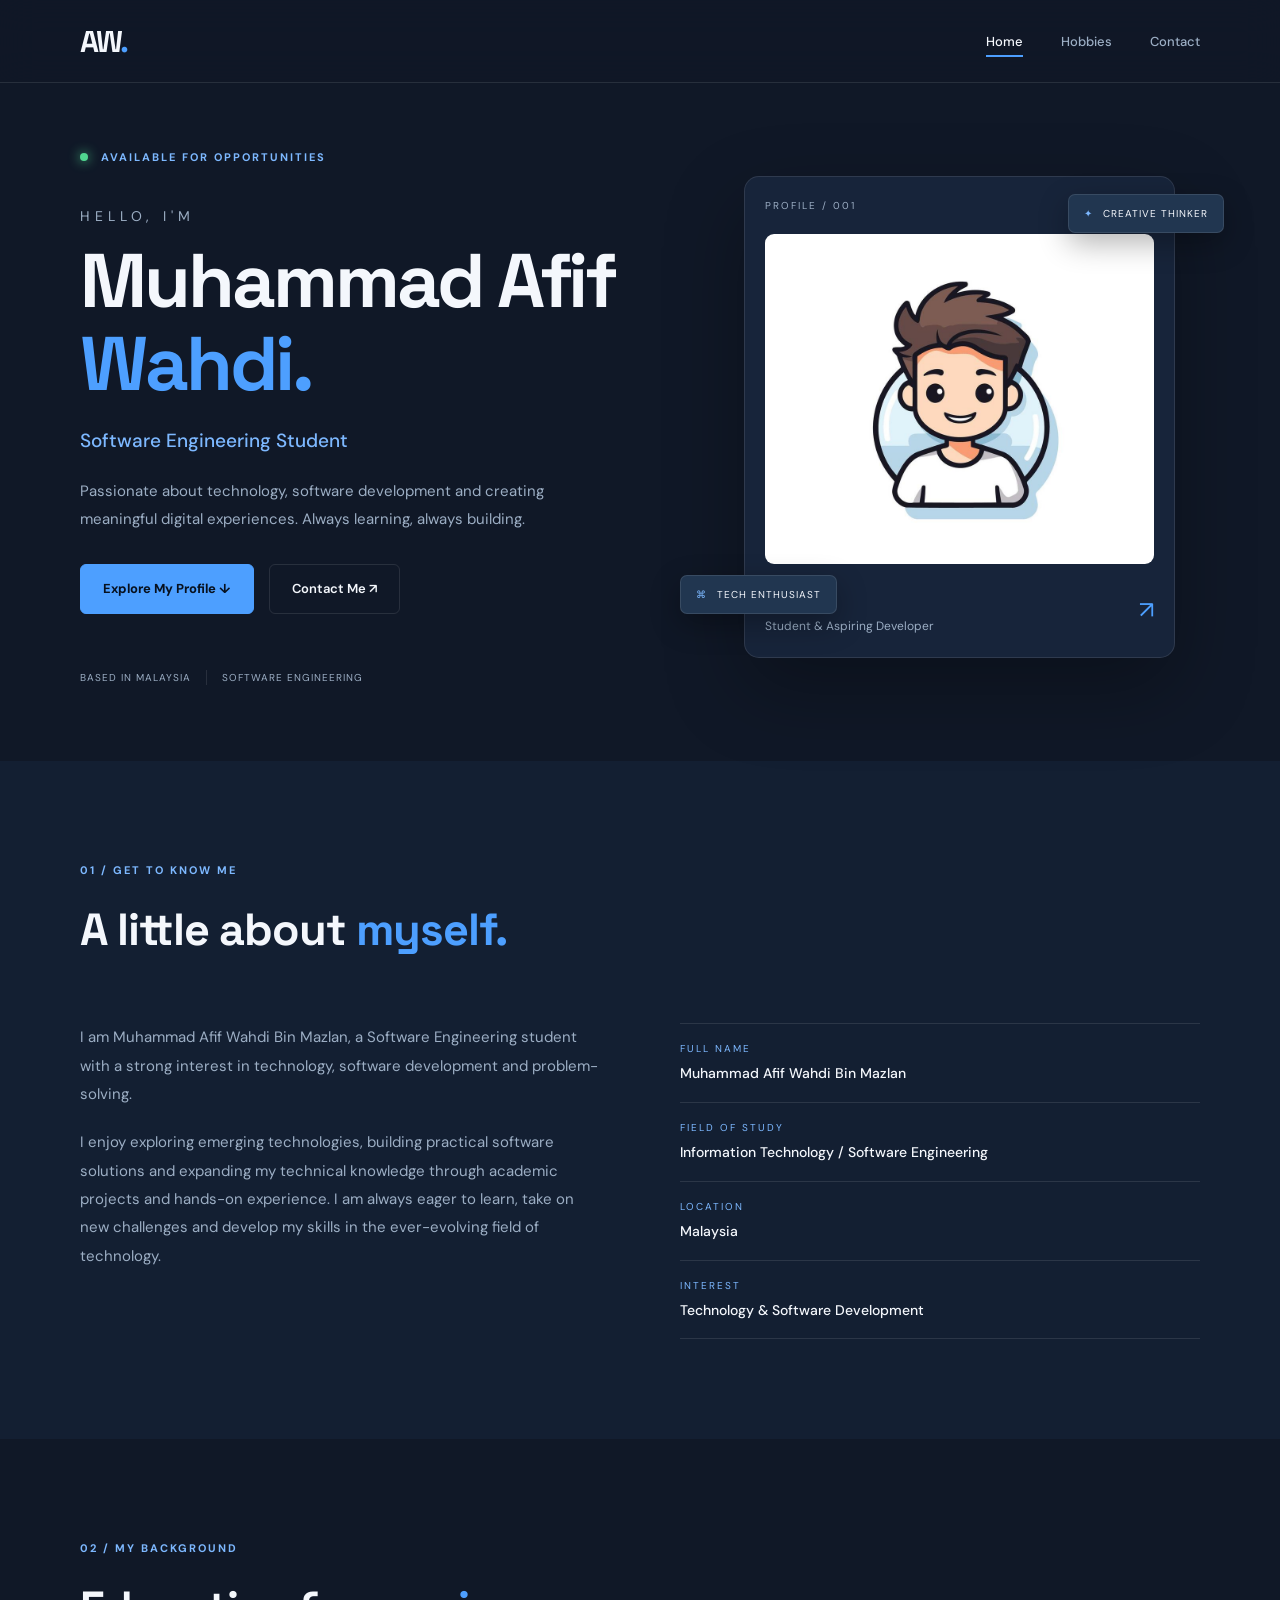
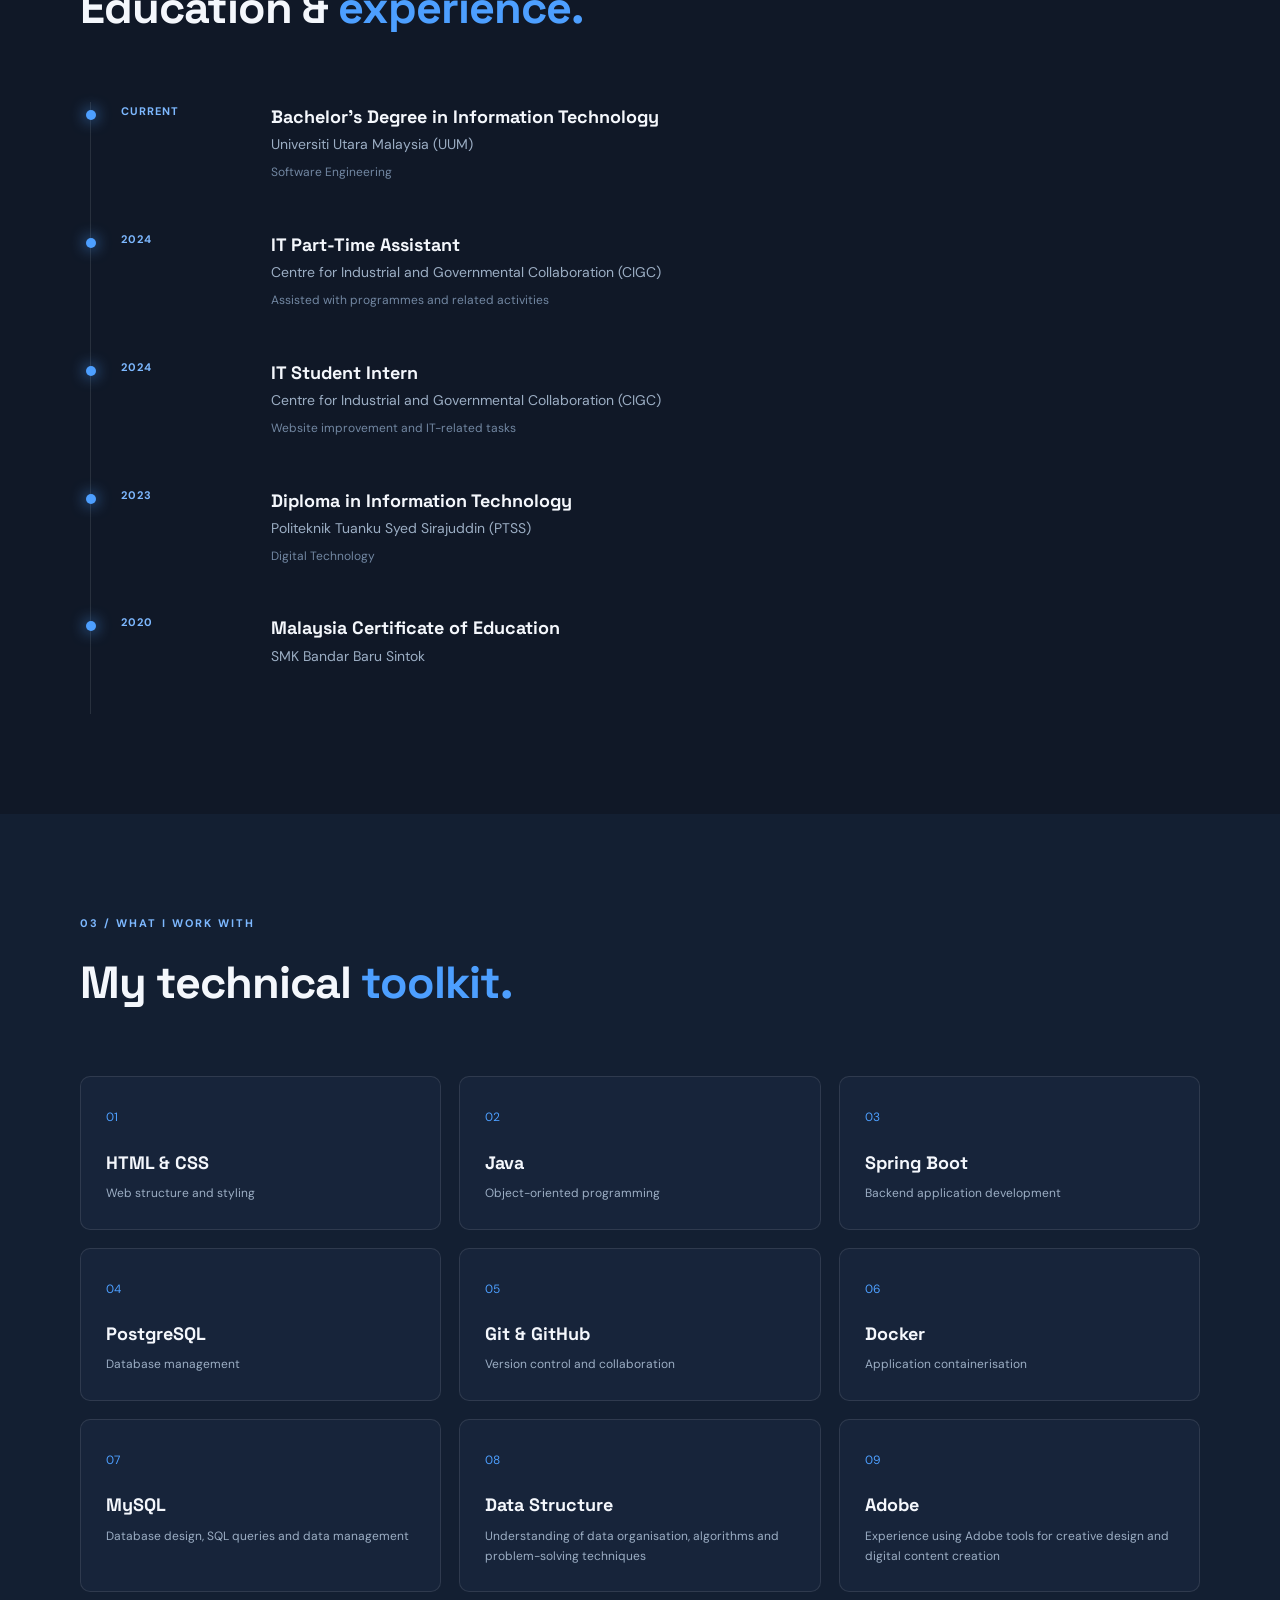
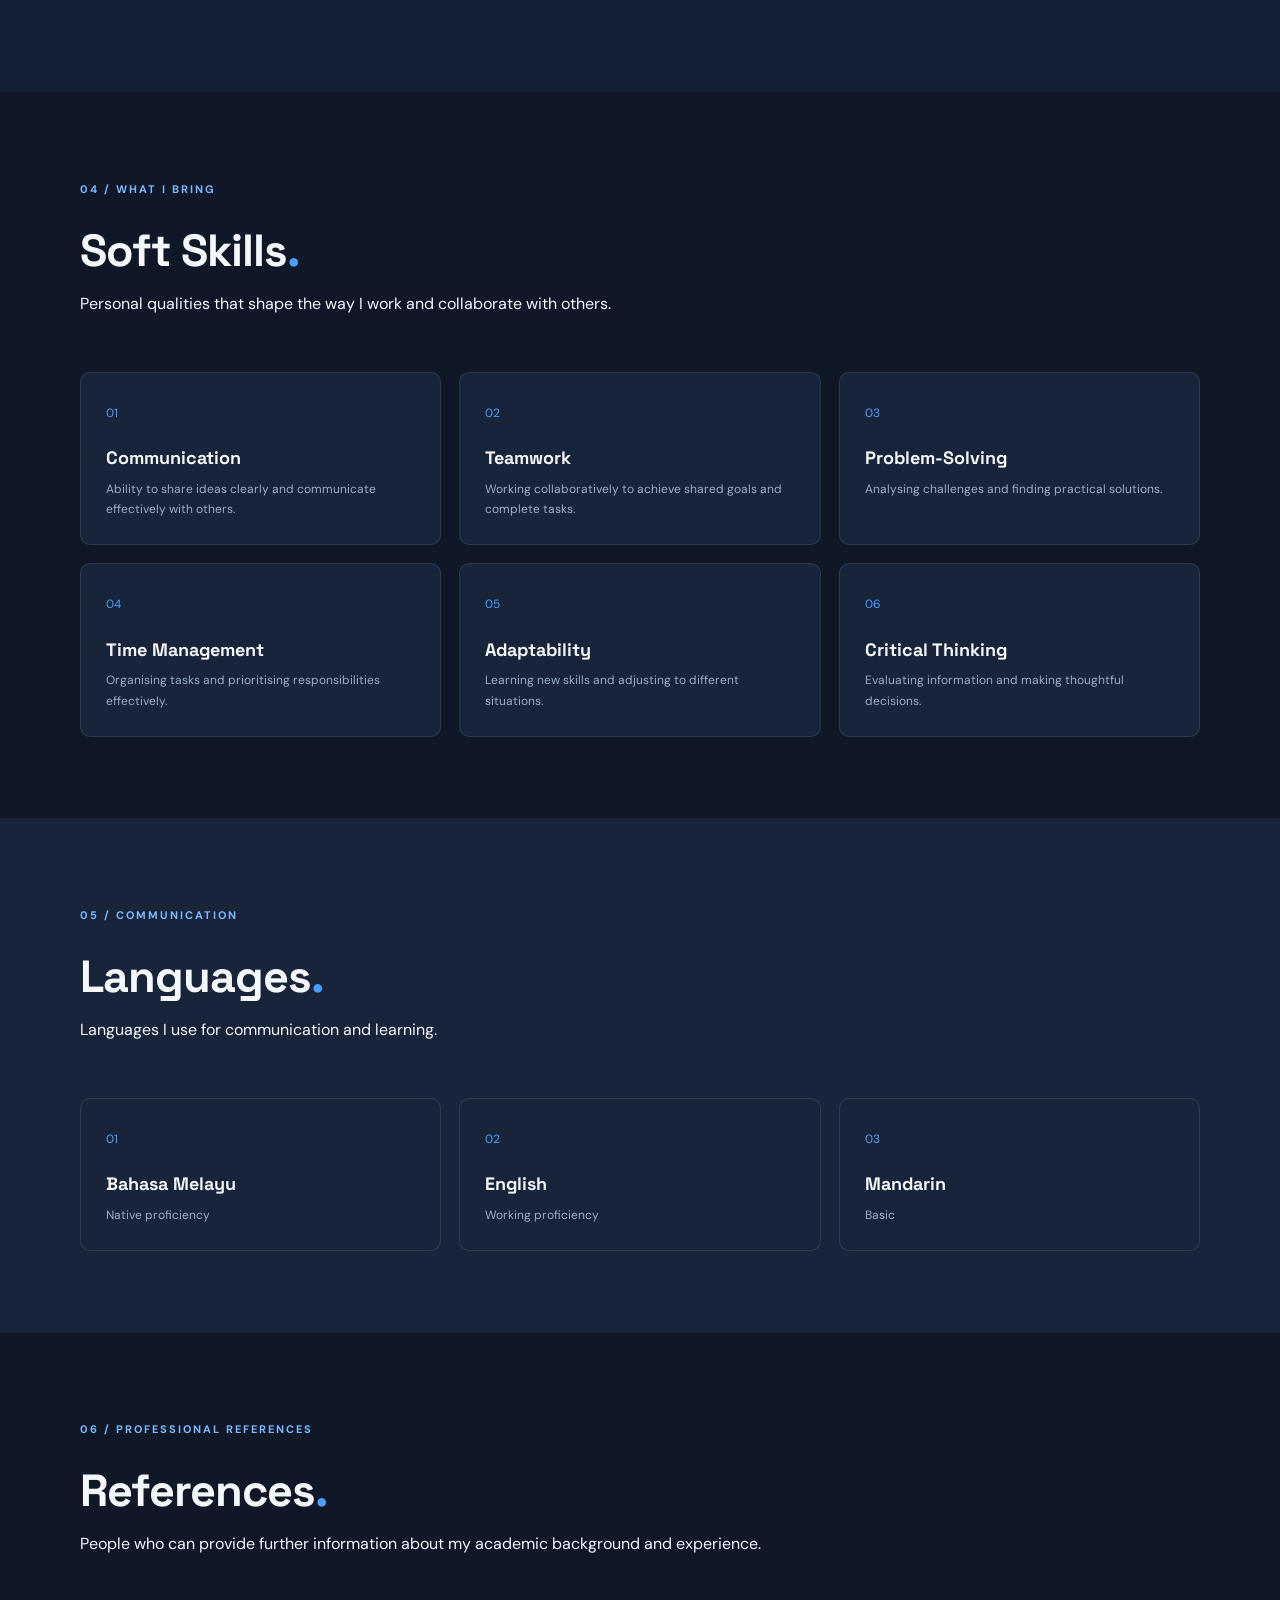
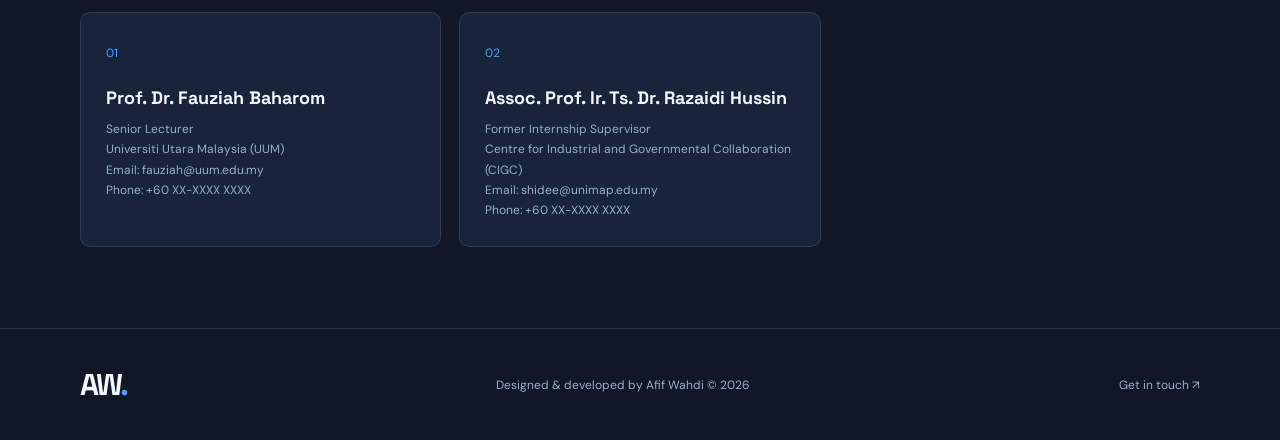
<file: index.html>
<!DOCTYPE html>
<html lang="en">
<head>
    <meta charset="UTF-8">
    <meta name="viewport" content="width=device-width, initial-scale=1.0">
    <meta name="description" content="The personal portfolio of Muhammad Afif Wahdi, a Software Engineering student.">
    <title>Afif Wahdi | Personal Portfolio</title>

    <!-- Google Fonts -->
    <link rel="preconnect" href="https://fonts.googleapis.com">
    <link rel="preconnect" href="https://fonts.gstatic.com" crossorigin>
    <link href="https://fonts.googleapis.com/css2?family=DM+Sans:wght@400;500;600;700&family=Space+Grotesk:wght@400;500;600;700&display=swap" rel="stylesheet">

    <!-- CSS -->
    <link rel="stylesheet" href="style.css">
</head>

<body>

<!-- Navigation -->
<header class="header">
    <nav class="navbar container">
        <a href="index.html" class="logo">AW<span>.</span></a>

        <ul class="nav-links">
            <li><a href="index.html" class="active">Home</a></li>
            <li><a href="hobbies.html">Hobbies</a></li>
            <li><a href="contact.html">Contact</a></li>
        </ul>

    </nav>
</header>

<main>

    <!-- Hero Section -->
    <section class="hero container">

        <div class="hero-content">
            <p class="eyebrow">
                <span class="status-dot"></span>
                AVAILABLE FOR OPPORTUNITIES
            </p>

            <p class="intro-text">HELLO, I'M</p>

            <h1>Muhammad Afif<br>
                <span>Wahdi.</span>
            </h1>

            <h2>Software Engineering Student</h2>

            <p class="hero-description">
                Passionate about technology, software development
                and creating meaningful digital experiences.
                Always learning, always building.
            </p>

            <div class="hero-buttons">
                <a href="#about" class="primary-button">Explore My Profile ↓</a>
                <a href="contact.html" class="secondary-button">Contact Me ↗</a>
            </div>

            <div class="hero-socials">
                <span>BASED IN MALAYSIA</span>
                <span class="social-divider"></span>
                <span>SOFTWARE ENGINEERING</span>
            </div>
        </div>

        <div class="hero-visual">
            <div class="profile-card">
                <div class="card-top">
                    <span>PROFILE / 001</span>
                    <span>2026</span>
                </div>

                <div class="profile-image">
                    <img src="images/profile.jpg"
                         alt="Portrait of Muhammad Afif Wahdi"
                         onerror="this.style.display='none'; this.nextElementSibling.style.display='flex';">

                    <div class="image-placeholder">
                        <span>AW.</span>
                        <small>YOUR PHOTO HERE</small>
                    </div>
                </div>

                <div class="profile-card-bottom">
                    <div>
                        <h3>Afif</h3>
                        <p>Student & Aspiring Developer</p>
                    </div>
                    <span class="card-arrow">↗</span>
                </div>
            </div>

            <div class="floating-label label-one">
                <span>✦</span> CREATIVE THINKER
            </div>

            <div class="floating-label label-two">
                <span>⌘</span> TECH ENTHUSIAST
            </div>
        </div>

    </section>

    <!-- About Section -->
    <section class="about section-padding" id="about">
        <div class="container">

            <div class="section-heading">
                <p class="eyebrow">01 / GET TO KNOW ME</p>
                <h2>A little about <span>myself.</span></h2>
            </div>

            <div class="about-content">
                <div class="about-text">
                    <p>
                        I am Muhammad Afif Wahdi Bin Mazlan, a Software Engineering
                        student with a strong interest in technology, software
                        development and problem-solving.
                    </p>

                    <p>
                        I enjoy exploring emerging technologies, building practical
                        software solutions and expanding my technical knowledge
                        through academic projects and hands-on experience. I am
                        always eager to learn, take on new challenges and develop
                        my skills in the ever-evolving field of technology.
                    </p>
                </div>

                <div class="about-details">
                    <div class="detail-item">
                        <span>FULL NAME</span>
                        <strong>Muhammad Afif Wahdi Bin Mazlan</strong>
                    </div>

                    <div class="detail-item">
                        <span>FIELD OF STUDY</span>
                        <strong>Information Technology / Software Engineering</strong>
                    </div>

                    <div class="detail-item">
                        <span>LOCATION</span>
                        <strong>Malaysia</strong>
                    </div>

                    <div class="detail-item">
                        <span>INTEREST</span>
                        <strong>Technology & Software Development</strong>
                    </div>
                </div>
            </div>

        </div>
    </section>

    <!-- Education Section -->
    <section class="education section-padding">
        <div class="container">

            <div class="section-heading">
                <p class="eyebrow">02 / MY BACKGROUND</p>
                <h2>Education & <span>experience.</span></h2>
            </div>

            <div class="timeline">

                <div class="timeline-item">
                    <span class="timeline-date">CURRENT</span>
                    <div>
                        <h3>Bachelor's Degree in Information Technology</h3>
                        <p>Universiti Utara Malaysia (UUM)</p>
                        <small>Software Engineering</small>
                    </div>
                </div>

                <div class="timeline-item">
                    <span class="timeline-date">2024</span>
                    <div>
                        <h3>IT Part-Time Assistant</h3>
                        <p>Centre for Industrial and Governmental Collaboration (CIGC)</p>
                        <small>Assisted with programmes and related activities</small>
                    </div>
                </div>

                <div class="timeline-item">
                    <span class="timeline-date">2024</span>
                    <div>
                        <h3>IT Student Intern</h3>
                        <p>Centre for Industrial and Governmental Collaboration (CIGC)</p>
                        <small>Website improvement and IT-related tasks</small>
                    </div>
                </div>

                <div class="timeline-item">
                    <span class="timeline-date">2023</span>
                    <div>
                        <h3>Diploma in Information Technology</h3>
                        <p>Politeknik Tuanku Syed Sirajuddin (PTSS)</p>
                        <small>Digital Technology</small>
                    </div>
                </div>

                <div class="timeline-item">
                    <span class="timeline-date">2020</span>
                    <div>
                        <h3>Malaysia Certificate of Education</h3>
                        <p>SMK Bandar Baru Sintok </p>
                        <small></small>
                    </div>
                </div>

            </div>

        </div>
    </section>

    <!-- Skills Section -->
    <section class="skills section-padding">
        <div class="container">

            <div class="section-heading">
                <p class="eyebrow">03 / WHAT I WORK WITH</p>
                <h2>My technical <span>toolkit.</span></h2>
            </div>

            <div class="skills-grid">
                <div class="skill-card">
                    <span>01</span>
                    <h3>HTML & CSS</h3>
                    <p>Web structure and styling</p>
                </div>

                <div class="skill-card">
                    <span>02</span>
                    <h3>Java</h3>
                    <p>Object-oriented programming</p>
                </div>

                <div class="skill-card">
                    <span>03</span>
                    <h3>Spring Boot</h3>
                    <p>Backend application development</p>
                </div>

                <div class="skill-card">
                    <span>04</span>
                    <h3>PostgreSQL</h3>
                    <p>Database management</p>
                </div>

                <div class="skill-card">
                    <span>05</span>
                    <h3>Git & GitHub</h3>
                    <p>Version control and collaboration</p>
                </div>

                <div class="skill-card">
                    <span>06</span>
                    <h3>Docker</h3>
                    <p>Application containerisation</p>
                </div>

                <div class="skill-card">
                    <span>07</span>
                    <h3>MySQL</h3>
                    <p>Database design, SQL queries and data management</p>
                </div>

                <div class="skill-card">
                    <span>08</span>
                    <h3>Data Structure</h3>
                    <p>Understanding of data organisation, algorithms and problem-solving techniques</p>
                </div>

                <div class="skill-card">
                    <span>09</span>
                    <h3>Adobe</h3>
                    <p>Experience using Adobe tools for creative design and digital content creation</p>
                </div>
            </div>

        </div>
    </section>


    <!-- Soft Skills  -->
    <section class="section" id="soft-skills">
        <div class="container">
            <div class="section-heading"> <br><br><br>
                <span class="eyebrow">04 / WHAT I BRING</span>
                <h2>Soft Skills<span>.</span></h2>
                <p>Personal qualities that shape the way I work and collaborate with others.</p>
            </div>

            <div class="skills-grid">
                <div class="skill-card">
                    <span>01</span>
                    <h3>Communication</h3>
                    <p>Ability to share ideas clearly and communicate effectively with others.</p>
                </div>

                <div class="skill-card">
                    <span>02</span>
                    <h3>Teamwork</h3>
                    <p>Working collaboratively to achieve shared goals and complete tasks.</p>
                </div>

                <div class="skill-card">
                    <span>03</span>
                    <h3>Problem-Solving</h3>
                    <p>Analysing challenges and finding practical solutions.</p>
                </div>

                <div class="skill-card">
                    <span>04</span>
                    <h3>Time Management</h3>
                    <p>Organising tasks and prioritising responsibilities effectively.</p>
                </div>

                <div class="skill-card">
                    <span>05</span>
                    <h3>Adaptability</h3>
                    <p>Learning new skills and adjusting to different situations.</p>
                </div>

                <div class="skill-card">
                    <span>06</span>
                    <h3>Critical Thinking</h3>
                    <p>Evaluating information and making thoughtful decisions.</p>
                </div>
            </div>
        </div><br><br><br>
    </section>

    <!-- language  -->
    <section class="section" id="languages">
        <div class="container"><br><br><br>
            <div class="section-heading">
                <span class="eyebrow">05 / COMMUNICATION</span>
                <h2>Languages<span>.</span></h2>
                <p>Languages I use for communication and learning.</p>
            </div>


            <div class="skills-grid">
                <div class="skill-card">
                    <span>01</span>
                    <h3>Bahasa Melayu</h3>
                    <p>Native proficiency</p>
                </div>

                <div class="skill-card">
                    <span>02</span>
                    <h3>English</h3>
                    <p>Working proficiency</p>
                </div>

                <div class="skill-card">
                    <span>03</span>
                    <h3>Mandarin</h3>
                    <p>Basic</p>
                </div>
            </div>
        </div><br><br><br>
    </section>

    <!-- References  -->
    <section class="section" id="references">
        <div class="container"><br><br><br>
            <div class="section-heading">
                <span class="eyebrow">06 / PROFESSIONAL REFERENCES</span>
                <h2>References<span>.</span></h2>
                <p>People who can provide further information about my academic background and experience.</p>
            </div>

            <div class="skills-grid">
                <div class="skill-card">
                    <span>01</span>
                    <h3>Prof. Dr. Fauziah Baharom</h3>
                    <p>Senior Lecturer</p>
                    <p>Universiti Utara Malaysia (UUM)</p>
                    <p>Email: fauziah@uum.edu.my</p>
                    <p>Phone: +60 XX-XXXX XXXX</p>
                </div>

                <div class="skill-card">
                    <span>02</span>
                    <h3>Assoc. Prof. Ir. Ts. Dr. Razaidi Hussin</h3>
                    <p>Former Internship Supervisor</p>
                    <p>Centre for Industrial and Governmental Collaboration (CIGC)</p>
                    <p>Email: shidee@unimap.edu.my</p>
                    <p>Phone: +60 XX-XXXX XXXX</p>
                </div>
            </div>
        </div><br><br><br>
    </section>

</main>
<!-- Footer -->
<footer class="footer">
    <div class="container footer-content">
        <a href="index.html" class="logo">AW<span>.</span></a>
        <p>Designed & developed by Afif Wahdi © 2026</p>
        <a href="contact.html">Get in touch ↗</a>
    </div>
</footer>

<script src="script.js"></script>

</body>
</html>
</file>
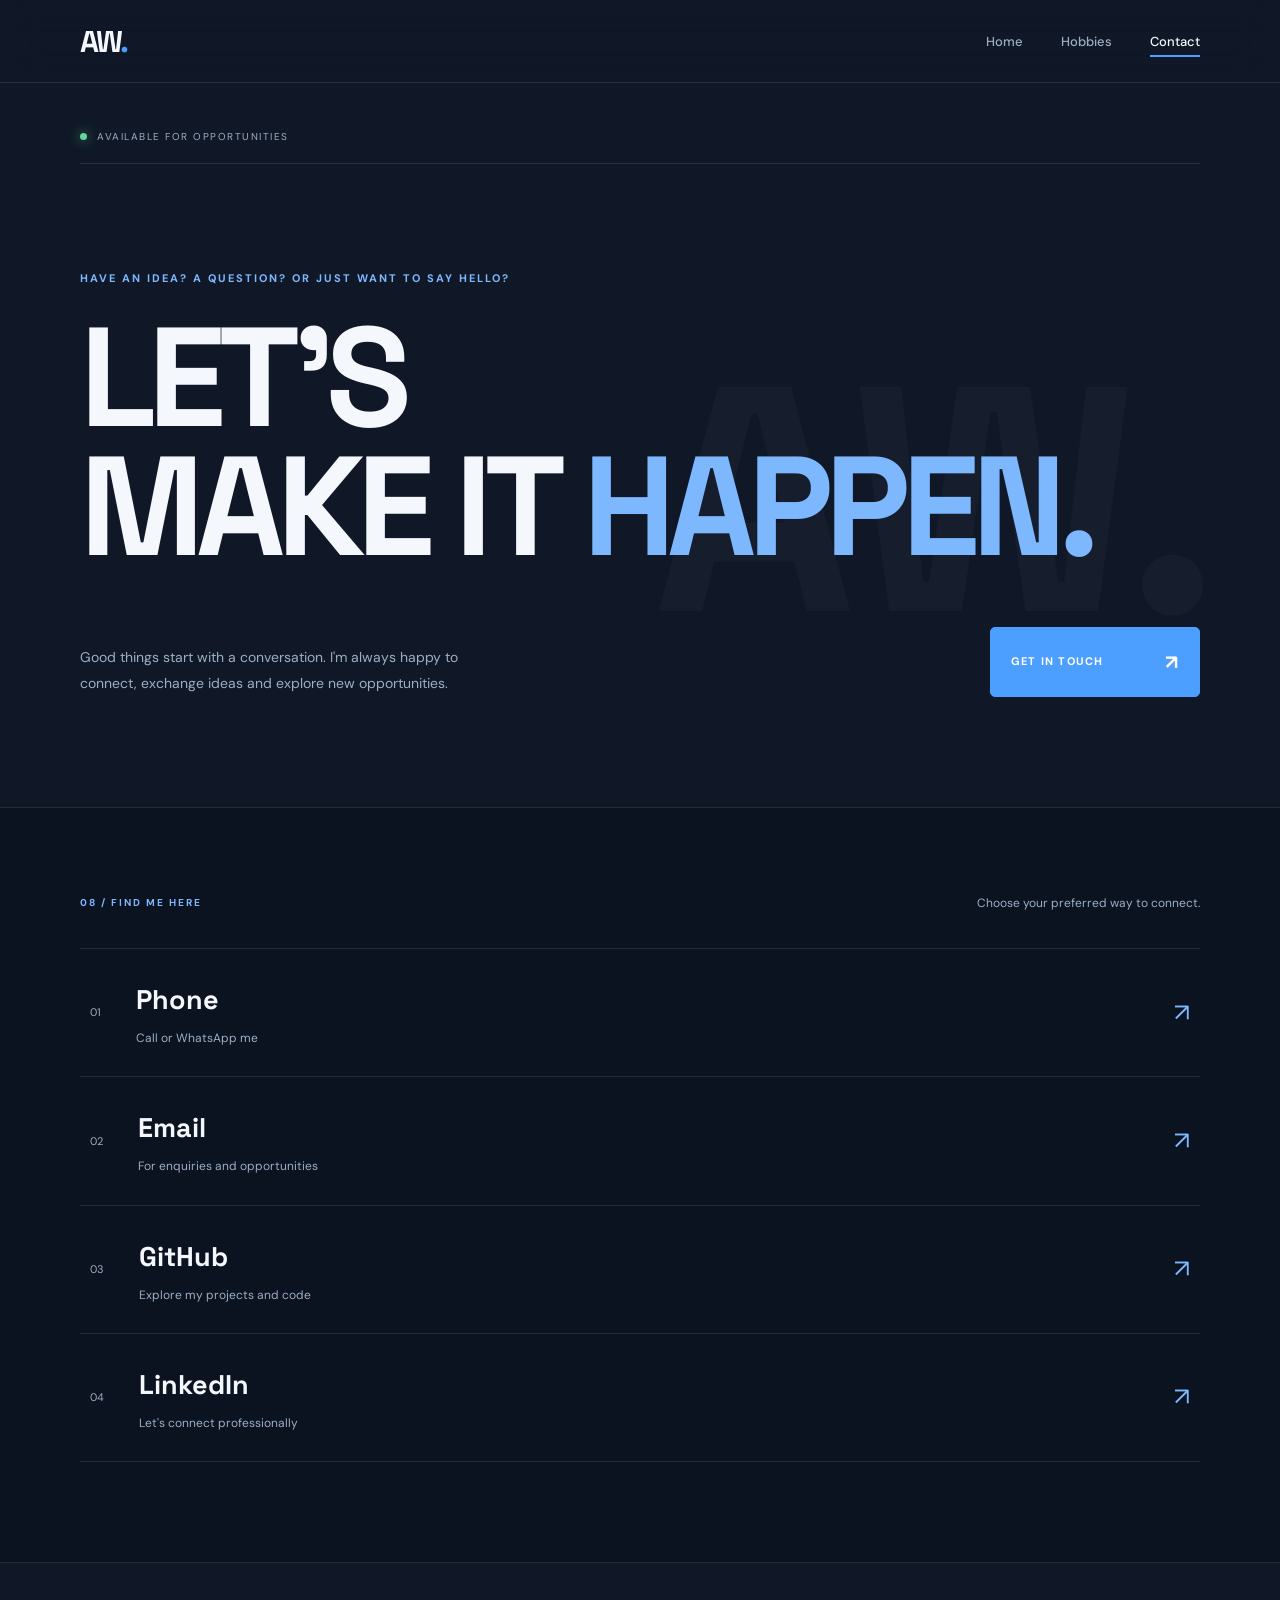
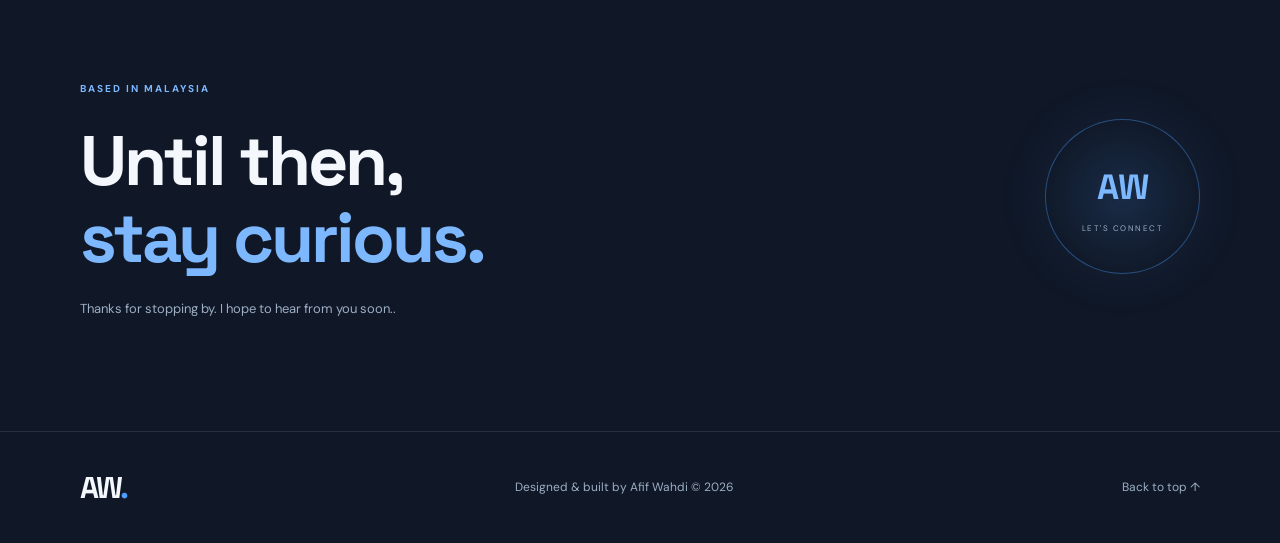
<file: contact.html>
<!DOCTYPE html>
<html lang="en">
<head>
    <meta charset="UTF-8">
    <meta name="viewport" content="width=device-width, initial-scale=1.0">
    <meta name="description" content="Connect with Afif Wahdi, an Information Technology student specialising in Software Engineering.">

    <title>Let's Talk | Afif Wahdi</title>

    <link rel="preconnect" href="https://fonts.googleapis.com">
    <link rel="preconnect" href="https://fonts.gstatic.com" crossorigin>
    <link href="https://fonts.googleapis.com/css2?family=DM+Sans:wght@400;500;600;700&family=Space+Grotesk:wght@400;500;600;700&display=swap" rel="stylesheet">

    <link rel="stylesheet" href="style.css">
</head>

<body id="top">

<!-- Navigation -->
<header class="header">
    <nav class="navbar container">

        <a href="index.html" class="logo">AW<span>.</span></a>

        <ul class="nav-links">
            <li><a href="index.html">Home</a></li>
            <li><a href="hobbies.html" >Hobbies</a></li>
            <li><a href="contact.html" class="active">Contact</a></li>
        </ul>

        <!-- <a href="contact.html" class="nav-button">Let's Connect ↗</a> -->

    </nav>
</header>

<main class="contact-v3">

    <!-- INTRODUCTION -->

    <section class="contact-v3-hero container">

        <div class="contact-v3-topline">
            <span><i></i> AVAILABLE FOR OPPORTUNITIES</span>
        </div>

        <p class="contact-v3-kicker">HAVE AN IDEA? A QUESTION? OR JUST WANT TO SAY HELLO?</p>

        <h1>
            LET'S<br>
            MAKE IT <span>HAPPEN.</span>
        </h1>

        <div class="contact-v3-hero-bottom">
            <p>
                Good things start with a conversation.
                I'm always happy to connect, exchange ideas
                and explore new opportunities.
            </p>

            <a href="mailto:m_afif_wahdi@soc.uum.edu.my" class="contact-v3-main-button">
                <span>GET IN TOUCH</span>
                <span class="contact-v3-arrow">↗</span>
            </a>
        </div>

        <div class="contact-v3-decoration">AW.</div>

    </section>

    <!-- CONTACT LINKS -->

    <section class="contact-v3-links">

        <div class="container">

            <div class="contact-v3-section-heading">
                <span>08 / FIND ME HERE</span>
                <p>Choose your preferred way to connect.</p>
            </div>

            <a href="tel:+66827754639" class="contact-v3-link">
                <div class="contact-v3-link-left">
                    <span class="contact-v3-link-number">01</span>

                    <div>
                        <h2>Phone</h2>
                        <p>Call or WhatsApp me</p>
                    </div>
                </div>

                <span class="contact-v3-link-arrow">↗</span>
            </a>


            <a href="mailto:m_afif_wahdi@soc.uum.edu.my" class="contact-v3-link">
                <div class="contact-v3-link-left">
                    <span class="contact-v3-link-number">02</span>
                    <div>
                        <h2>Email</h2>
                        <p>For enquiries and opportunities</p>
                    </div>
                </div>
                <span class="contact-v3-link-arrow">↗</span>
            </a>

            <a href="https://github.com/308396" target="_blank" rel="noopener noreferrer" class="contact-v3-link">
                <div class="contact-v3-link-left">
                    <span class="contact-v3-link-number">03</span>
                    <div>
                        <h2>GitHub</h2>
                        <p>Explore my projects and code</p>
                    </div>
                </div>
                <span class="contact-v3-link-arrow">↗</span>
            </a>

            <a href="https://www.linkedin.com/in/muhammadafifwahdi19/" target="_blank" rel="noopener noreferrer" class="contact-v3-link">
                <div class="contact-v3-link-left">
                    <span class="contact-v3-link-number">04</span>
                    <div>
                        <h2>LinkedIn</h2>
                        <p>Let's connect professionally</p>
                    </div>
                </div>
                <span class="contact-v3-link-arrow">↗</span>
            </a>

        </div>

    </section>

    <!-- CLOSING SECTION -->

    <section class="contact-v3-closing container">

        <div class="contact-v3-closing-content">
            <span>BASED IN MALAYSIA</span>
            <h2>Until then,<br><span>stay curious.</span></h2>
            <p>Thanks for stopping by. I hope to hear from you soon..</p>
        </div>

        <div class="contact-v3-circle">
            <span>AW</span>
            <small>LET'S CONNECT</small>
        </div>

    </section>



</main>

<footer class="footer">
    <div class="container footer-content">
        <a href="index.html" class="logo">AW<span>.</span></a>
        <p>Designed & built by Afif Wahdi © 2026</p>
        <a href="#top">Back to top ↑</a>
    </div>
</footer>

</body>
</html>
</file>
<file: style.css>
/* =========================================================
   01. COLOURS AND GLOBAL SETTINGS
========================================================= */

:root {
    --background: #101827;
    --background-dark: #0b1321;

    --surface: #17243a;
    --surface-light: #1d2c43;

    --accent: #4d9fff;
    --accent-light: #7db8ff;

    --text: #f4f7fc;
    --muted: #9caec4;

    --border: rgba(255, 255, 255, 0.1);

    --font-main: 'DM Sans', sans-serif;
    --font-heading: 'Space Grotesk', sans-serif;

    --container-width: 1120px;
}


* {
    margin: 0;
    padding: 0;
    box-sizing: border-box;
}


html {
    scroll-behavior: smooth;
    scroll-padding-top: 100px;
}


body {
    font-family: var(--font-main);
    background: var(--background);
    color: var(--text);
    line-height: 1.7;
    overflow-x: hidden;
}


a {
    color: inherit;
    text-decoration: none;
}


img {
    display: block;
    max-width: 100%;
}


button,
input,
textarea {
    font: inherit;
}


ul {
    list-style: none;
}


.container {
    width: min(var(--container-width), 90%);
    margin: 0 auto;
}


::selection {
    background: var(--accent);
    color: white;
}


/* =========================================================
   02. NAVIGATION
========================================================= */

.header {
    position: sticky;
    top: 0;
    z-index: 1000;

    width: 100%;

    background: rgba(16, 24, 39, 0.94);
    backdrop-filter: blur(18px);
    -webkit-backdrop-filter: blur(18px);

    border-bottom: 1px solid var(--border);
}

.navbar {
    min-height: 82px;

    display: flex;
    justify-content: space-between;
    align-items: center;

    gap: 25px;
}

.logo {
    font-family: var(--font-heading);
    font-size: 30px;
    font-weight: 700;
    letter-spacing: -2px;
    flex-shrink: 0;
}

.logo span {
    color: var(--accent);
}

.nav-links {
    display: flex;
    align-items: center;
    justify-content: center;
    gap: 38px;
}

.nav-links a {
    position: relative;

    color: var(--muted);
    font-size: 13px;
    font-weight: 500;

    transition: color 0.3s ease;
}

.nav-links a::after {
    content: "";

    position: absolute;
    left: 0;
    bottom: -7px;

    width: 0;
    height: 2px;

    background: var(--accent);
    transition: width 0.3s ease;
}

.nav-links a:hover,
.nav-links a.active {
    color: var(--text);
}

.nav-links a:hover::after,
.nav-links a.active::after {
    width: 100%;
}

.nav-button {
    display: inline-flex;
    align-items: center;
    gap: 10px;

    padding: 11px 18px;

    border: 1px solid rgba(77, 159, 255, 0.35);
    border-radius: 6px;

    background: rgba(77, 159, 255, 0.12);
    color: var(--accent-light);

    font-size: 12px;
    font-weight: 700;

    white-space: nowrap;
    flex-shrink: 0;

    transition: all 0.3s ease;
}

.nav-button:hover {
    background: var(--accent);
    color: white;
    transform: translateY(-2px);
}

.nav-button span {
    font-size: 16px;
}



/* =========================================================
   03. BUTTONS
========================================================= */

.primary-button {
    display: inline-flex;
    justify-content: center;
    align-items: center;
    gap: 10px;

    padding: 13px 22px;

    border-radius: 6px;
    border: 1px solid var(--accent);

    background: var(--accent);
    color: #07111f;

    font-size: 13px;
    font-weight: 700;

    transition: all 0.3s ease;
}


.primary-button:hover {
    background: var(--accent-light);
    border-color: var(--accent-light);
    transform: translateY(-3px);
}


.secondary-button {
    display: inline-flex;
    justify-content: center;
    align-items: center;

    padding: 13px 22px;

    border: 1px solid var(--border);
    border-radius: 6px;

    color: var(--text);

    font-size: 13px;
    font-weight: 600;

    transition: all 0.3s ease;
}


.secondary-button:hover {
    border-color: var(--accent);
    color: var(--accent-light);
    transform: translateY(-3px);
}


/* =========================================================
   04. HOMEPAGE — HERO SECTION
========================================================= */

.hero {
    min-height: 660px;

    display: grid;
    grid-template-columns: 1.1fr 0.9fr;
    align-items: center;

    gap: 50px;

    padding-top: 65px;
    padding-bottom: 75px;
}


.eyebrow {
    color: var(--accent-light);

    font-size: 11px;
    font-weight: 700;
    letter-spacing: 2px;
}


.status-dot {
    display: inline-block;

    width: 8px;
    height: 8px;

    margin-right: 8px;

    border-radius: 50%;

    background: #50d890;
    box-shadow: 0 0 12px #50d890;
}


.intro-text {
    margin-top: 38px;

    color: var(--muted);

    font-size: 14px;
    letter-spacing: 5px;
}


.hero h1 {
    margin: 12px 0;

    font-family: var(--font-heading);
    font-size: clamp(48px, 6vw, 76px);

    font-weight: 700;
    line-height: 1.08;
    letter-spacing: -3px;
}


.hero h1 span,
.section-heading h2 span {
    color: var(--accent);
}


.hero h2 {
    margin: 20px 0;

    color: var(--accent-light);

    font-size: 19px;
    font-weight: 500;
}


.hero-description {
    max-width: 480px;

    margin-bottom: 30px;

    color: var(--muted);
    font-size: 15px;
    line-height: 1.9;
}


.hero-buttons {
    display: flex;
    flex-wrap: wrap;
    gap: 15px;
}


.hero-socials {
    display: flex;
    align-items: center;
    gap: 15px;

    margin-top: 55px;

    color: var(--muted);

    font-size: 10px;
    letter-spacing: 1px;
}


.social-divider {
    width: 1px;
    height: 15px;

    background: var(--border);
}


/* =========================================================
   05. HOMEPAGE — PROFILE CARD
========================================================= */

.hero-visual {
    position: relative;
    padding: 25px;
}


.profile-card {
    padding: 20px;

    background: var(--surface);

    border: 1px solid var(--border);
    border-radius: 15px;

    box-shadow: 0 30px 80px rgba(0, 0, 0, 0.3);
}


.card-top {
    display: flex;
    justify-content: space-between;

    margin-bottom: 20px;

    color: var(--muted);

    font-size: 10px;
    letter-spacing: 2px;
}


.profile-image {
    position: relative;
    overflow: hidden;

    height: 330px;

    border-radius: 9px;

    background: linear-gradient(145deg, #263f61, #152239);
}


.profile-image img {
    width: 100%;
    height: 100%;

    object-fit: cover;
}


.image-placeholder {
    display: none;

    position: absolute;
    inset: 0;

    align-items: center;
    justify-content: center;
    flex-direction: column;
}


.image-placeholder span {
    color: var(--accent-light);

    font-family: var(--font-heading);
    font-size: 75px;
    font-weight: 700;
}


.image-placeholder small {
    color: var(--muted);

    font-size: 10px;
    letter-spacing: 3px;
}


.profile-card-bottom {
    display: flex;
    justify-content: space-between;
    align-items: center;

    margin-top: 20px;
}


.profile-card-bottom h3 {
    font-family: var(--font-heading);
}


.profile-card-bottom p {
    color: var(--muted);
    font-size: 12px;
}


.card-arrow {
    color: var(--accent);
    font-size: 24px;
}


.floating-label {
    position: absolute;

    padding: 10px 15px;

    background: #213650;

    border: 1px solid var(--border);
    border-radius: 7px;

    font-size: 10px;
    letter-spacing: 1px;

    box-shadow: 0 10px 30px rgba(0, 0, 0, 0.3);
}


.floating-label span {
    margin-right: 6px;
    color: var(--accent-light);
}


.label-one {
    top: 8%;
    right: -5%;
}


.label-two {
    bottom: 13%;
    left: -8%;
}


/* =========================================================
   06. GENERAL PAGE SECTIONS
========================================================= */

.section-padding {
    padding: 100px 0;
}

#languages {
    background-color: #17243a;
}

.about,
.skills {
    background: #131f32;
}


.section-heading {
    margin-bottom: 55px;
}


.section-heading h2 {
    margin-top: 12px;

    font-family: var(--font-heading);
    font-size: clamp(32px, 4vw, 45px);

    letter-spacing: -1px;
}


/* =========================================================
   07. HOMEPAGE — ABOUT SECTION
========================================================= */

.about-content {
    display: grid;
    grid-template-columns: 1fr 1fr;

    gap: 80px;
}


.about-text p {
    margin-bottom: 20px;

    color: var(--muted);
    font-size: 15px;
    line-height: 1.89;
}


.about-details {
    border-top: 1px solid var(--border);
}


.detail-item {
    display: flex;
    flex-direction: column;
    gap: 5px;

    padding: 16px 0;

    border-bottom: 1px solid var(--border);
}


.detail-item span {
    color: var(--accent-light);

    font-size: 10px;
    letter-spacing: 2px;
}


.detail-item strong {
    font-size: 14px;
    font-weight: 500;
}


/* =========================================================
   08. HOMEPAGE — EDUCATION AND EXPERIENCE
========================================================= */

.timeline {
    margin-left: 10px;

    border-left: 1px solid var(--border);
}


.timeline-item {
    position: relative;

    display: grid;
    grid-template-columns: 120px 1fr;

    gap: 30px;

    padding: 0 0 45px 30px;
}


.timeline-item::before {
    content: "";

    position: absolute;
    top: 8px;
    left: -5px;

    width: 10px;
    height: 10px;

    border-radius: 50%;

    background: var(--accent);
    box-shadow: 0 0 15px var(--accent);
}


.timeline-date {
    color: var(--accent-light);

    font-size: 11px;
    font-weight: 700;
    letter-spacing: 1px;
}


.timeline-item h3 {
    font-family: var(--font-heading);
    font-size: 18px;
}


.timeline-item p {
    color: var(--muted);
    font-size: 14px;
    line-height: 1.8;
}


.timeline-item small {
    color: #7287a2;
    font-size: 12px;
}


/* =========================================================
   09. HOMEPAGE — SKILLS
========================================================= */

.skills-grid {
    display: grid;
    grid-template-columns: repeat(3, 1fr);

    gap: 18px;
}


.skill-card {
    padding: 25px;

    background: var(--surface);

    border: 1px solid var(--border);
    border-radius: 10px;

    transition: all 0.3s ease;
}


.skill-card:hover {
    transform: translateY(-6px);

    border-color: var(--accent);

    background: var(--surface-light);
}


.skill-card span {
    color: var(--accent);
    font-size: 12px;
}


.skill-card h3 {
    margin: 18px 0 5px;

    font-family: var(--font-heading);
    font-size: 18px;
}


.skill-card p {
    color: var(--muted);
    font-size: 12px;
}


/* =========================================================
   10. HOBBIES PAGE — HERO
========================================================= */

.hobbies-hero {
    min-height: 420px;

    padding-top: 110px;
    padding-bottom: 80px;
}


.hobbies-hero h1 {
    margin: 25px 0;

    font-family: var(--font-heading);
    font-size: clamp(48px, 7vw, 82px);

    line-height: 1.08;
    letter-spacing: -3px;
}


.hobbies-hero h1 span,
.hobbies-intro h2 span,
.hobbies-closing h2 span {
    color: var(--accent);
}


.hobbies-hero > p:last-of-type {
    max-width: 550px;

    color: var(--muted);
    font-size: 15px;
    line-height: 1.9;
}


.hobbies-hero-label {
    display: flex;
    justify-content: space-between;

    margin-top: 55px;
    padding-top: 18px;

    border-top: 1px solid var(--border);

    color: var(--muted);

    font-size: 10px;
    letter-spacing: 2px;
}


/* =========================================================
   11. HOBBIES PAGE — INTRODUCTION
========================================================= */

.hobbies-intro {
    background: #131f32;
}


.hobbies-intro-content {
    display: grid;
    grid-template-columns: 1fr 1fr;
    align-items: center;

    gap: 80px;
}


.hobbies-intro h2 {
    margin-top: 15px;

    font-family: var(--font-heading);
    font-size: clamp(38px, 5vw, 55px);

    line-height: 1.15;
}


.hobbies-intro-content > p {
    color: var(--muted);

    font-size: 15px;
    line-height: 2;
}


/* =========================================================
   12. HOBBIES PAGE — HOBBY CARDS
========================================================= */

.hobbies-grid {
    display: grid;
    grid-template-columns: repeat(2, 1fr);

    gap: 30px;
}


.hobby-card {
    overflow: hidden;

    background: var(--surface);

    border: 1px solid var(--border);
    border-radius: 12px;

    transition: all 0.4s ease;
}


.hobby-card:hover {
    transform: translateY(-8px);

    border-color: var(--accent);

    box-shadow: 0 20px 45px rgba(0, 0, 0, 0.2);
}


.hobby-image {
    position: relative;
    overflow: hidden;

    height: 260px;

    background: var(--surface-light);
}


.hobby-image img {
    width: 100%;
    height: 100%;

    object-fit: cover;

    transition: transform 0.6s ease;
}


.hobby-card:hover .hobby-image img {
    transform: scale(1.08);
}


.hobby-number {
    position: absolute;
    top: 18px;
    left: 18px;

    padding: 8px 13px;

    background: rgba(16, 24, 39, 0.85);

    border-radius: 5px;

    color: var(--accent-light);

    font-size: 12px;
    font-weight: 700;
}


.hobby-info {
    padding: 25px;
}


.hobby-category {
    color: var(--accent-light);

    font-size: 10px;
    font-weight: 700;
    letter-spacing: 2px;
}


.hobby-info h3 {
    margin: 10px 0;

    font-family: var(--font-heading);
    font-size: 24px;
}


.hobby-info > p:last-child {
    color: var(--muted);

    font-size: 13px;
    line-height: 1.9;
}


/* =========================================================
   13. HOBBIES PAGE — CLOSING
========================================================= */

.hobbies-closing {
    padding: 100px 0;

    background:
            radial-gradient(
                    ellipse at 80% 50%,
                    rgba(77, 159, 255, 0.13),
                    transparent 55%
            ),
            #131f32;

    text-align: center;
}


.hobbies-closing h2 {
    margin: 20px 0;

    font-family: var(--font-heading);
    font-size: clamp(45px, 6vw, 70px);

    line-height: 1.15;
}


.hobbies-closing > .container > p:not(.eyebrow) {
    margin-bottom: 30px;
    color: var(--muted);
}


/* =========================================================
   14. CONTACT PAGE — MAIN CONTAINER
========================================================= */

.contact-v3 {
    overflow: hidden;
}


/* =========================================================
   15. CONTACT PAGE — HERO
========================================================= */

.contact-v3-hero {
    position: relative;

    padding-top: 45px;
    padding-bottom: 110px;
}


.contact-v3-topline {
    display: flex;
    justify-content: space-between;
    align-items: center;

    padding-bottom: 18px;

    border-bottom: 1px solid var(--border);

    color: var(--muted);

    font-size: 10px;
    letter-spacing: 1.5px;
}


.contact-v3-topline span:first-child {
    display: flex;
    align-items: center;
    gap: 10px;
}


.contact-v3-topline i {
    display: inline-block;

    width: 7px;
    height: 7px;

    border-radius: 50%;

    background: #61d69a;

    box-shadow: 0 0 12px rgba(97, 214, 154, 0.7);
}


.contact-v3-kicker {
    margin-top: 105px;
    margin-bottom: 25px;

    color: var(--accent-light);

    font-size: 11px;
    font-weight: 700;
    letter-spacing: 2px;
}


.contact-v3-hero h1 {
    position: relative;
    z-index: 1;

    margin: 0;

    font-family: var(--font-heading);
    font-size: clamp(65px, 11vw, 145px);

    font-weight: 700;
    line-height: 0.92;
    letter-spacing: -8px;
}


.contact-v3-hero h1 span {
    color: var(--accent-light);
}


.contact-v3-hero-bottom {
    position: relative;
    z-index: 2;

    display: flex;
    justify-content: space-between;
    align-items: flex-end;

    gap: 30px;

    margin-top: 55px;
}


.contact-v3-hero-bottom > p {
    max-width: 380px;

    color: var(--muted);

    font-size: 14px;
    line-height: 1.9;
}


.contact-v3-main-button {
    display: flex;
    justify-content: space-between;
    align-items: center;

    gap: 45px;

    min-width: 210px;

    padding: 17px 20px;

    border: 1px solid var(--accent);
    border-radius: 5px;

    background: var(--accent);
    color: white;

    font-size: 11px;
    font-weight: 700;
    letter-spacing: 1.2px;

    transition: all 0.3s ease;
}


.contact-v3-main-button:hover {
    transform: translateY(-4px);

    background: #3289f2;

    box-shadow: 0 12px 35px rgba(77, 159, 255, 0.2);
}


.contact-v3-arrow {
    font-size: 20px;
}


.contact-v3-decoration {
    position: absolute;
    top: 145px;
    right: -20px;
    z-index: 0;

    color: rgba(255, 255, 255, 0.025);

    font-family: var(--font-heading);
    font-size: clamp(150px, 25vw, 330px);
    font-weight: 700;

    pointer-events: none;
    user-select: none;
}


/* =========================================================
   16. CONTACT PAGE — CONTACT LINKS
========================================================= */

.contact-v3-links {
    padding: 85px 0 100px;

    background: var(--background-dark);

    border-top: 1px solid var(--border);
    border-bottom: 1px solid var(--border);
}


.contact-v3-section-heading {
    display: flex;
    justify-content: space-between;
    align-items: center;

    gap: 20px;

    margin-bottom: 35px;
}


.contact-v3-section-heading span {
    color: var(--accent-light);

    font-size: 10px;
    font-weight: 700;
    letter-spacing: 2px;
}


.contact-v3-section-heading p {
    color: var(--muted);
    font-size: 12px;
}


.contact-v3-link {
    display: flex;
    justify-content: space-between;
    align-items: center;

    padding: 28px 10px;

    border-top: 1px solid var(--border);

    color: var(--text);

    transition: all 0.3s ease;
}


.contact-v3-link:last-child {
    border-bottom: 1px solid var(--border);
}


.contact-v3-link:hover {
    padding-left: 22px;
    padding-right: 22px;

    background: rgba(77, 159, 255, 0.045);
}


.contact-v3-link-left {
    display: flex;
    align-items: center;
    gap: 35px;
}


.contact-v3-link-number {
    color: var(--muted);
    font-size: 11px;
}


.contact-v3-link h2 {
    margin-bottom: 5px;

    font-family: var(--font-heading);
    font-size: 27px;
}


.contact-v3-link p {
    color: var(--muted);
    font-size: 12px;
}


.contact-v3-link-arrow {
    color: var(--accent-light);
    font-size: 25px;

    transition: transform 0.3s ease;
}


.contact-v3-link:hover .contact-v3-link-arrow {
    transform: translate(5px, -5px);
}


/* =========================================================
   17. CONTACT PAGE — CLOSING SECTION
========================================================= */

.contact-v3-closing {
    display: flex;
    justify-content: space-between;
    align-items: center;

    gap: 35px;

    padding-top: 110px;
    padding-bottom: 110px;
}


.contact-v3-closing-content > span {
    color: var(--accent-light);

    font-size: 10px;
    font-weight: 700;
    letter-spacing: 2px;
}


.contact-v3-closing h2 {
    margin: 22px 0;

    font-family: var(--font-heading);
    font-size: clamp(42px, 6vw, 70px);

    line-height: 1.1;
    letter-spacing: -3px;
}


.contact-v3-closing h2 span {
    color: var(--accent-light);
}


.contact-v3-closing-content > p {
    color: var(--muted);
    font-size: 13px;
}


.contact-v3-circle {
    display: flex;
    flex-direction: column;
    justify-content: center;
    align-items: center;

    flex-shrink: 0;

    width: 155px;
    height: 155px;

    border: 1px solid rgba(77, 159, 255, 0.4);
    border-radius: 50%;

    background: radial-gradient(
            circle,
            rgba(77, 159, 255, 0.15),
            rgba(77, 159, 255, 0.015) 70%
    );

    box-shadow: 0 0 55px rgba(77, 159, 255, 0.08);
}


.contact-v3-circle span {
    color: var(--accent-light);

    font-family: var(--font-heading);
    font-size: 35px;
    font-weight: 700;
}


.contact-v3-circle small {
    margin-top: 5px;

    color: var(--muted);

    font-size: 8px;
    letter-spacing: 1.5px;
}


/* =========================================================
   18. FOOTER
========================================================= */

.footer {
    padding: 30px 0;

    border-top: 1px solid var(--border);
}


.footer-content {
    display: flex;
    justify-content: space-between;
    align-items: center;

    gap: 20px;
}


.footer-content p,
.footer-content > a:last-child {
    color: var(--muted);
    font-size: 12px;
}


.footer-content > a:last-child:hover {
    color: var(--accent-light);
}


/* =========================================================
   19. SCROLL REVEAL ANIMATION
========================================================= */

.reveal {
    opacity: 0;

    transform: translateY(25px);

    transition:
            opacity 0.7s ease,
            transform 0.7s ease;
}


.reveal.visible {
    opacity: 1;
    transform: translateY(0);
}


/* =========================================================
   20. TABLET RESPONSIVE DESIGN
========================================================= */

@media (max-width: 850px) {

    /* Homepage */

    .hero {
        grid-template-columns: 1fr;

        padding-top: 60px;
    }


    .hero-visual {
        width: 100%;
        max-width: 500px;

        margin: auto;
    }


    .about-content {
        grid-template-columns: 1fr;
        gap: 35px;
    }


    .skills-grid {
        grid-template-columns: repeat(2, 1fr);
    }


    /* Hobbies */

    .hobbies-intro-content {
        gap: 35px;
    }


    /* Contact */

    .contact-v3-hero h1 {
        font-size: clamp(65px, 11vw, 110px);
    }

}


/* =========================================================
   21. MOBILE RESPONSIVE DESIGN
========================================================= */

@media (max-width: 600px) {

    /* Navigation */

    .nav-container {
        flex-wrap: wrap;
        justify-content: space-between;

        gap: 15px;

        padding-top: 15px;
        padding-bottom: 15px;
    }


    .logo {
        font-size: 27px;
    }


    .nav-links {
        order: 3;

        width: 100%;

        justify-content: center;
        gap: 25px;
    }


    .nav-links a {
        font-size: 12px;
    }


    .nav-button {
        padding: 9px 12px;
        font-size: 11px;
    }


    /* Homepage */

    .hero {
        padding-top: 50px;
        padding-bottom: 55px;
    }


    .hero h1 {
        font-size: 48px;
        letter-spacing: -2px;
    }


    .intro-text {
        font-size: 11px;
        letter-spacing: 3px;
    }


    .hero-socials {
        flex-wrap: wrap;
        font-size: 9px;
    }


    .profile-image {
        height: 270px;
    }


    .hero-visual {
        padding: 15px;
    }


    .floating-label {
        padding: 8px 10px;
        font-size: 8px;
    }


    .section-padding {
        padding: 75px 0;
    }


    .section-heading {
        margin-bottom: 35px;
    }


    .skills-grid {
        grid-template-columns: 1fr;
    }


    .timeline-item {
        grid-template-columns: 1fr;
        gap: 8px;
    }


    .footer-content {
        flex-direction: column;
        text-align: center;
    }


    /* Hobbies */

    .hobbies-hero {
        min-height: auto;

        padding-top: 75px;
        padding-bottom: 65px;
    }


    .hobbies-hero h1 {
        font-size: 48px;
        letter-spacing: -2px;
    }


    .hobbies-hero-label {
        gap: 15px;
        font-size: 8px;
    }


    .hobbies-intro-content {
        grid-template-columns: 1fr;
        gap: 25px;
    }


    .hobbies-grid {
        grid-template-columns: 1fr;
        gap: 22px;
    }


    .hobby-image {
        height: 230px;
    }


    .hobbies-closing {
        padding: 75px 0;
    }


    /* Contact */

    .contact-v3-hero {
        padding-top: 30px;
        padding-bottom: 75px;
    }


    .contact-v3-topline {
        gap: 12px;
        font-size: 8px;
    }


    .contact-v3-kicker {
        margin-top: 75px;

        font-size: 9px;
        line-height: 1.8;
    }


    .contact-v3-hero h1 {
        font-size: clamp(57px, 13vw, 85px);
        letter-spacing: -4px;
    }


    .contact-v3-decoration {
        top: 180px;
        right: -35px;
    }


    .contact-v3-hero-bottom {
        align-items: flex-start;
        flex-direction: column;

        margin-top: 35px;
    }


    .contact-v3-main-button {
        width: 100%;
    }


    .contact-v3-links {
        padding: 65px 0;
    }


    .contact-v3-section-heading {
        align-items: flex-start;
        flex-direction: column;
    }


    .contact-v3-link {
        padding: 22px 5px;
    }


    .contact-v3-link-left {
        gap: 18px;
    }


    .contact-v3-link h2 {
        font-size: 22px;
    }


    .contact-v3-link p {
        font-size: 11px;
    }


    .contact-v3-link-arrow {
        font-size: 21px;
    }


    .contact-v3-closing {
        align-items: flex-start;
        flex-direction: column;

        padding-top: 75px;
        padding-bottom: 75px;
    }


    .contact-v3-circle {
        width: 120px;
        height: 120px;
    }

}


/* =========================================================
   22. ACCESSIBILITY — REDUCED MOTION
========================================================= */

@media (prefers-reduced-motion: reduce) {

    html {
        scroll-behavior: auto;
    }


    *,
    *::before,
    *::after {
        animation-duration: 0.01ms !important;
        animation-iteration-count: 1 !important;

        transition-duration: 0.01ms !important;
    }


    .reveal {
        opacity: 1;
        transform: none;
    }

}
</file>
